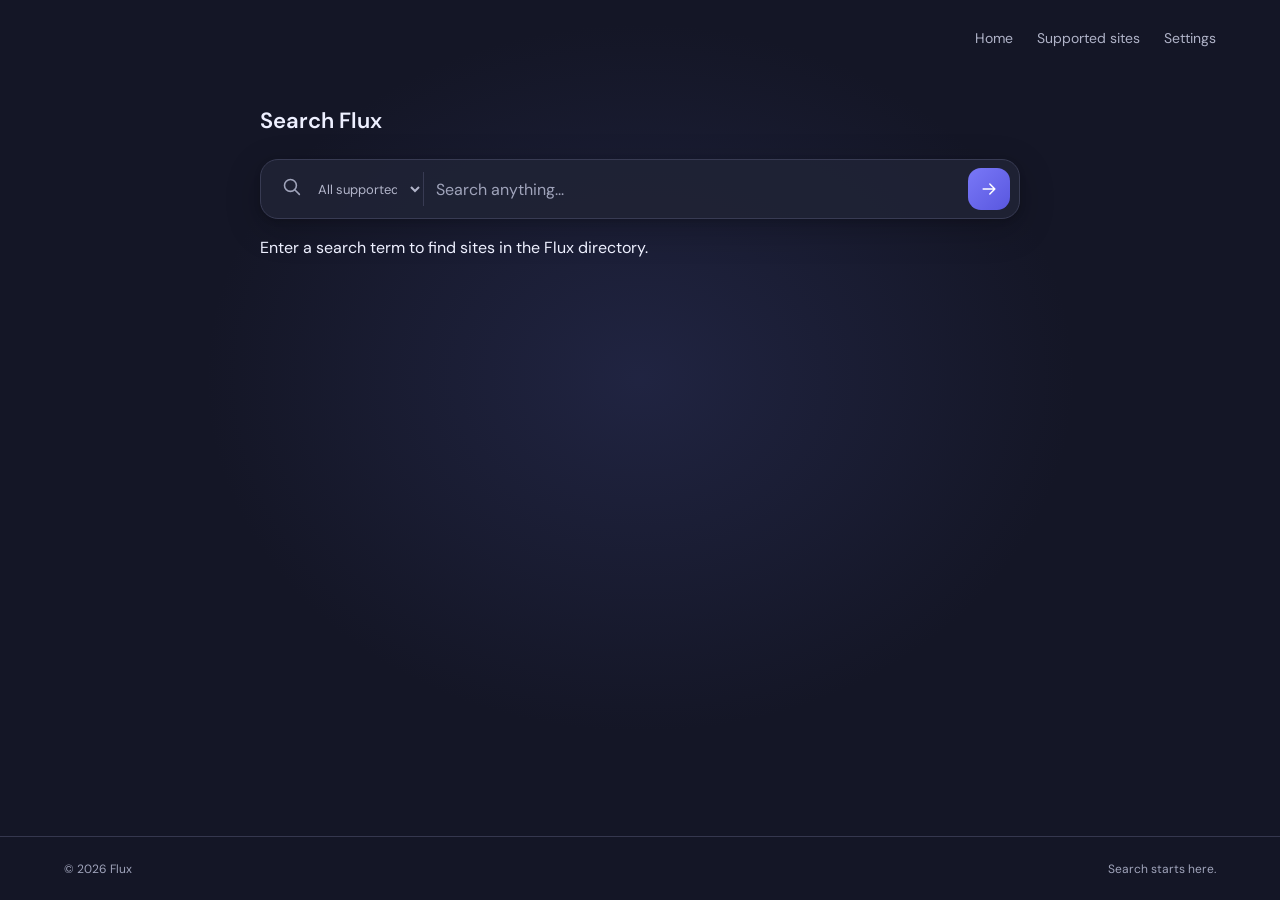
<file: search/index.html>
<!DOCTYPE html>
<html lang="en">
<head>
  <meta charset="UTF-8">
  <meta name="viewport" content="width=device-width, initial-scale=1.0">
  <meta name="theme-color" content="#141626">
  <meta name="description" content="Search the Flux directory.">
  <title>Flux — Search Results</title>
  <link rel="preconnect" href="https://fonts.googleapis.com">
  <link rel="preconnect" href="https://fonts.gstatic.com" crossorigin>
  <link href="https://fonts.googleapis.com/css2?family=DM+Sans:wght@400;500;600;700&display=swap" rel="stylesheet">
  <link rel="stylesheet" href="../styles.css">
  <script src="../preferences.js" defer></script>
  <script src="../script.js" defer></script>
</head>
<body data-theme="dark">
  <header class="topbar">
    <a class="about-link" href="../index.html">Home</a>
    <a class="about-link" href="../flux/sites/index.html">Supported sites</a>
    <a class="about-link" href="../flux/settings/index.html">Settings</a>
  </header>

  <main class="search-results-page">
    <h1 class="results-heading">Search Flux</h1>
    <form class="search-form results-page-form" role="search">
      <label class="visually-hidden" for="search-input">Search Flux sites</label>
      <span class="search-icon" aria-hidden="true">
        <svg viewBox="0 0 24 24" focusable="false"><circle cx="10.8" cy="10.8" r="6.8"></circle><path d="m16 16 5 5"></path></svg>
      </span>
      <select class="search-site" id="search-site" aria-label="Choose a supported website">
        <option value="">All supported websites</option>
      </select>
      <input id="search-input" name="q" type="search" placeholder="Search anything..." autocomplete="off" required>
      <button class="search-button" type="submit" aria-label="Search">
        <svg viewBox="0 0 24 24" aria-hidden="true"><path d="M5 12h14M13 6l6 6-6 6"></path></svg>
      </button>
    </form>
    <section class="results" id="search-results" aria-live="polite" aria-label="Search results" hidden></section>
  </main>

  <footer>
    <span>© <span id="year"></span> Flux</span>
    <span class="footer-note">Search starts here.</span>
  </footer>
</body>
</html>
</file>
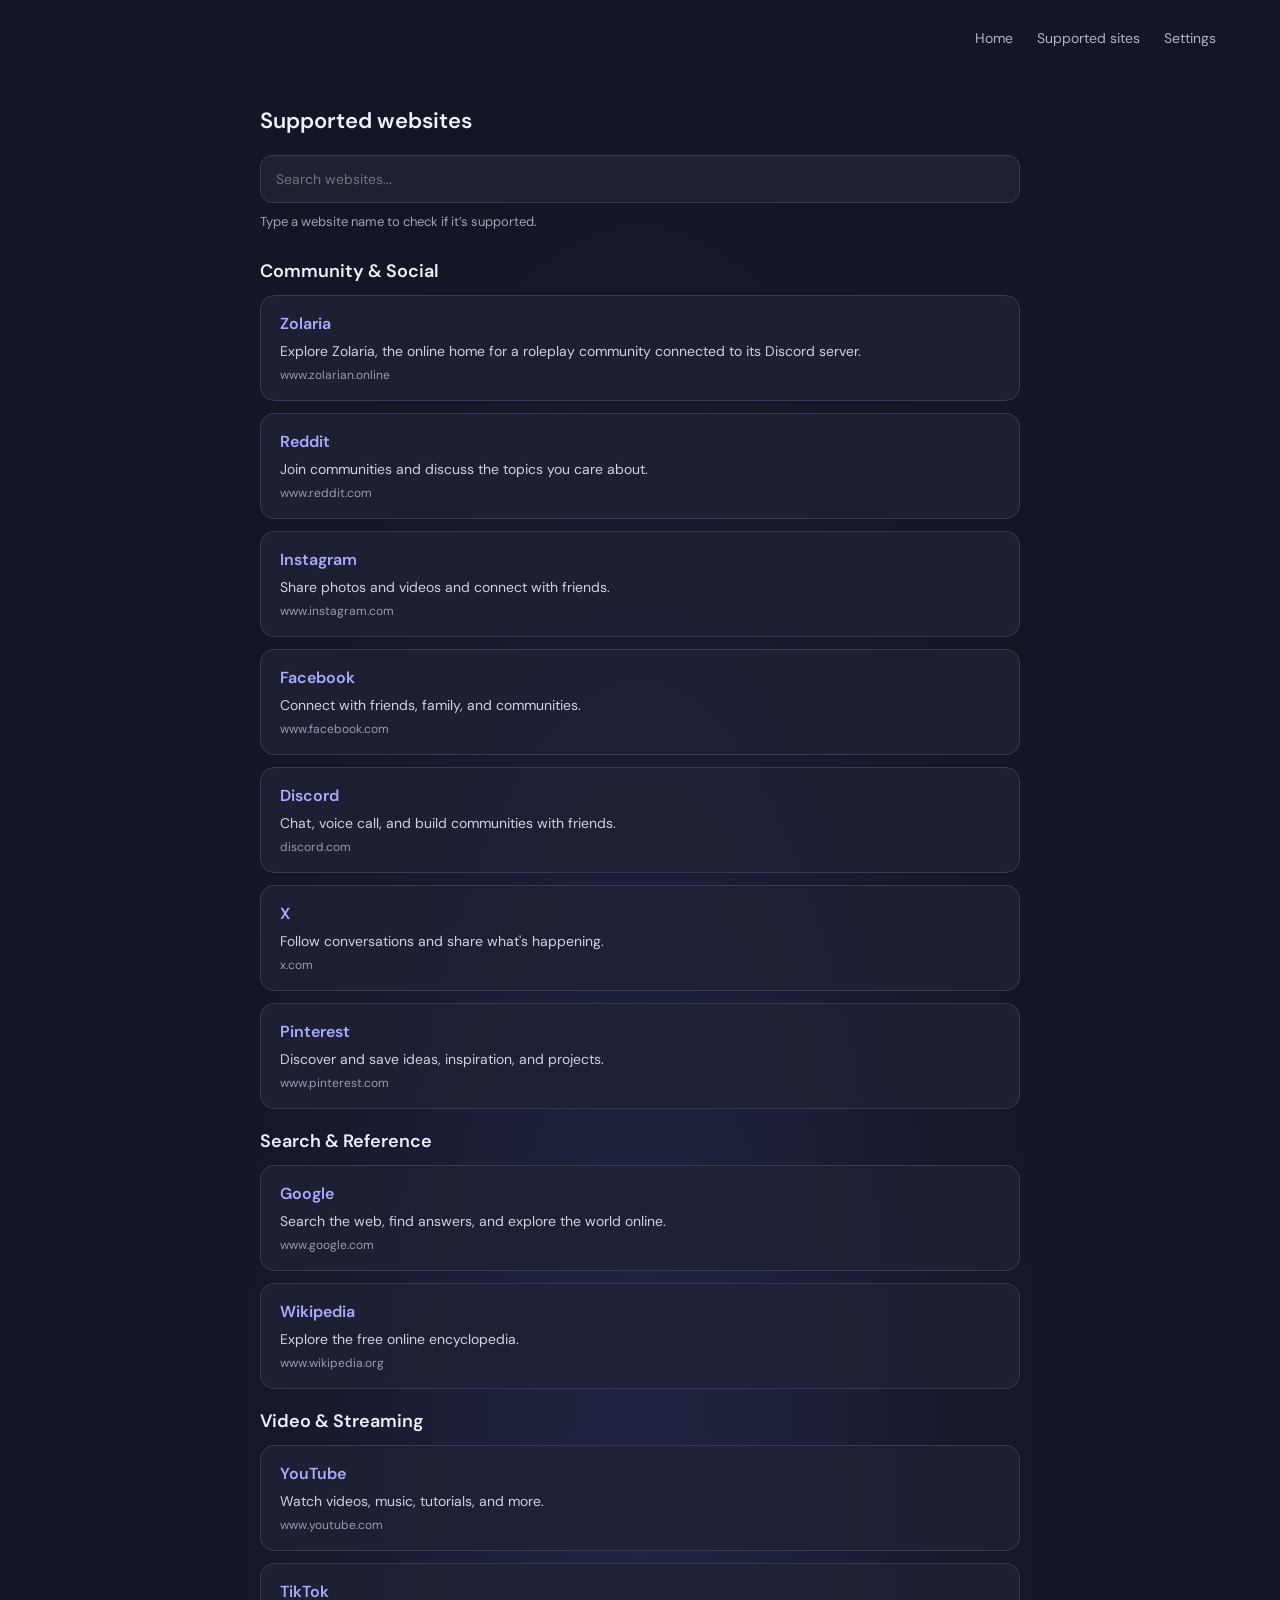
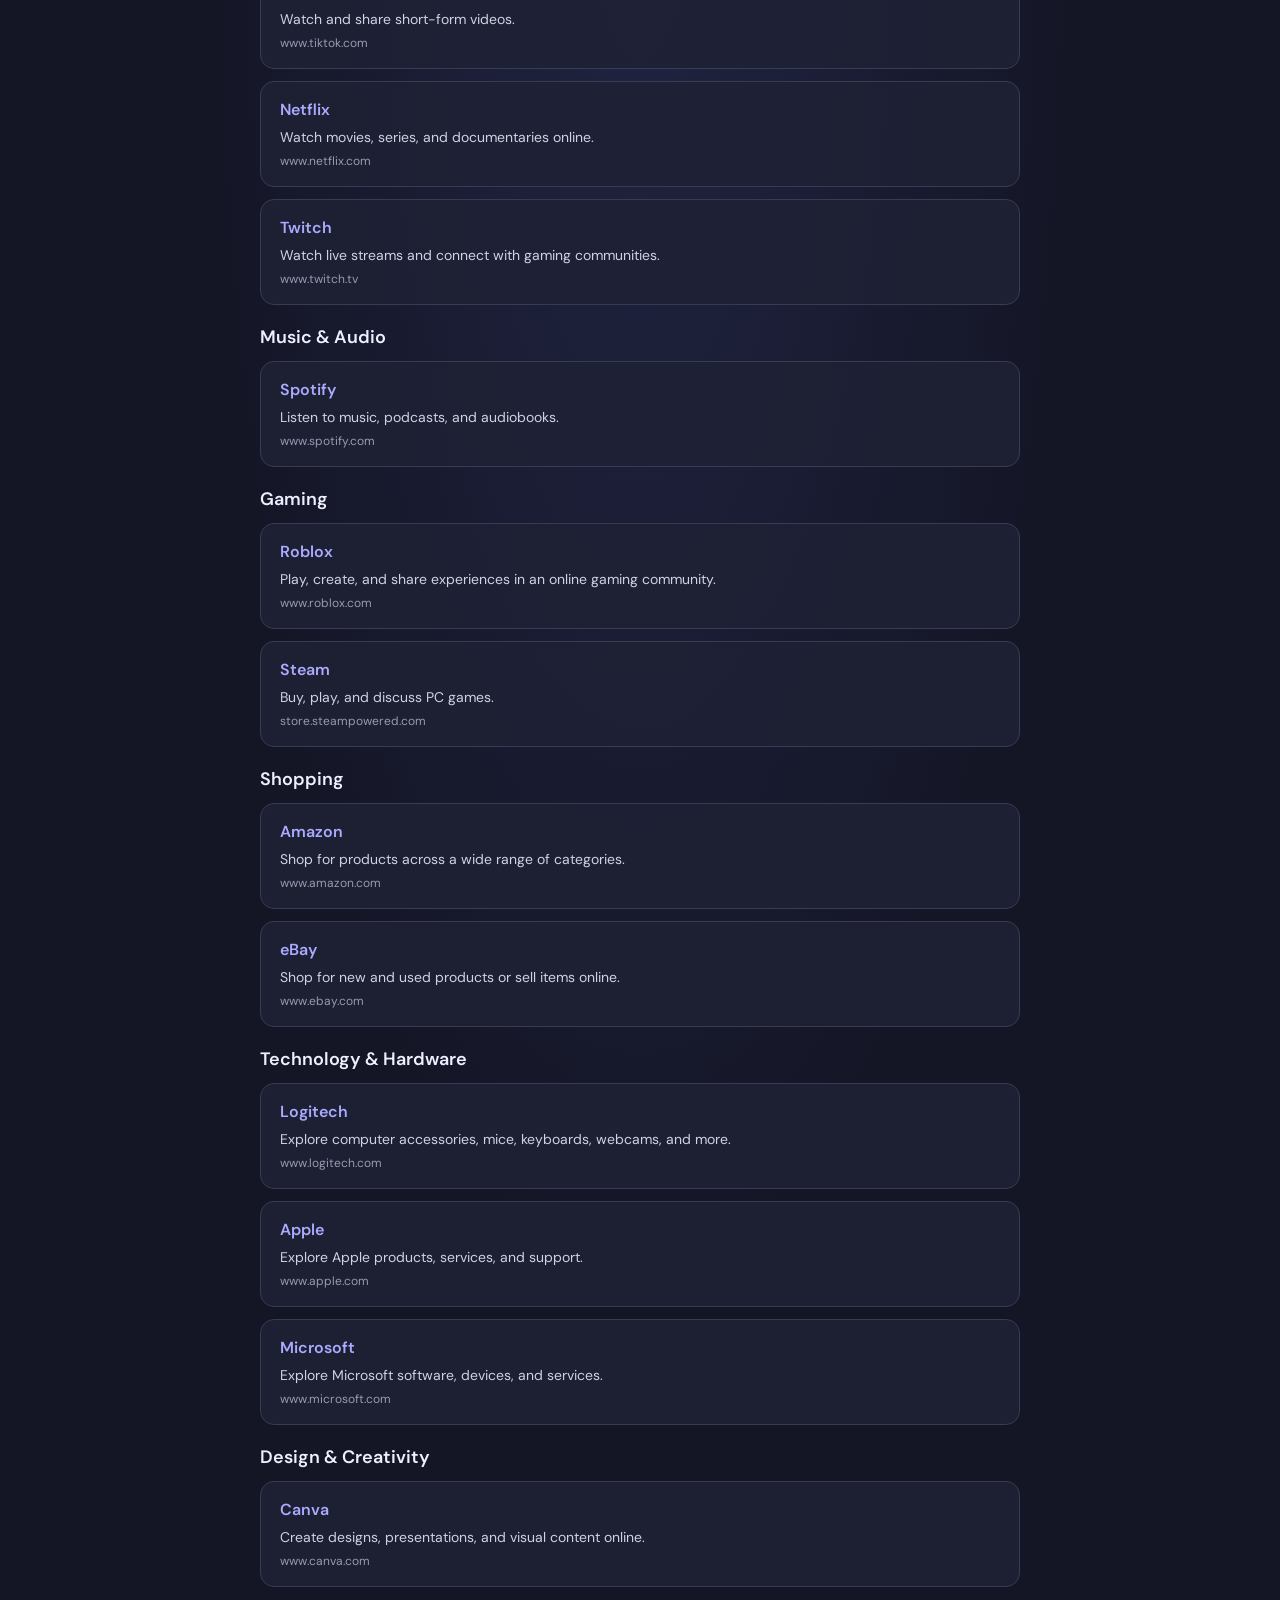
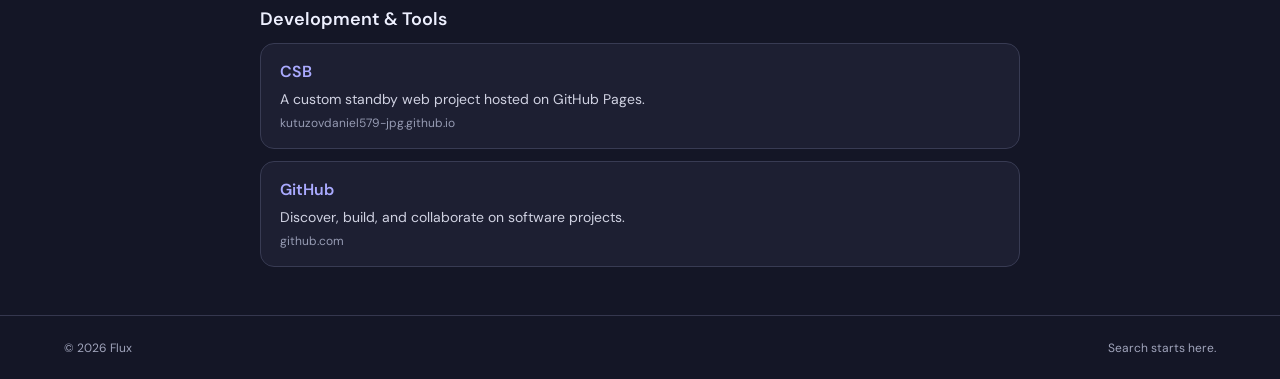
<file: sites/index.html>
<!DOCTYPE html>
<html lang="en">
<head>
  <meta charset="UTF-8">
  <meta name="viewport" content="width=device-width, initial-scale=1.0">
  <meta name="theme-color" content="#141626">
  <meta name="description" content="Browse websites supported by the Flux directory.">
  <title>Flux — Supported Sites</title>
  <link rel="icon" type="image/png" href="https://raw.githubusercontent.com/kutuzovdaniel579-jpg/Flux-Reborn/main/logo.png">
  <link rel="preconnect" href="https://fonts.googleapis.com">
  <link rel="preconnect" href="https://fonts.gstatic.com" crossorigin>
  <link href="https://fonts.googleapis.com/css2?family=DM+Sans:wght@400;500;600;700&display=swap" rel="stylesheet">
  <link rel="stylesheet" href="../styles.css">
  <script src="../preferences.js" defer></script>
  <script src="../sites.js" defer></script>
</head>
<body data-theme="dark">
  <header class="topbar">
    <a class="about-link" href="../index.html">Home</a>
    <a class="about-link" href="index.html" aria-current="page">Supported sites</a>
    <a class="about-link" href="../settings/index.html">Settings</a>
  </header>

  <main class="search-results-page">
    <h1 class="results-heading">Supported websites</h1>
    <label class="visually-hidden" for="site-search">Check if a website is supported</label>
    <input class="site-search" id="site-search" type="search" placeholder="Search websites..." autocomplete="off">
    <p class="site-search-status" id="site-search-status" aria-live="polite">Type a website name to check if it’s supported.</p>
    <div class="results" id="supported-sites" aria-live="polite"></div>
  </main>

  <footer>
    <span>© <span id="year"></span> Flux</span>
    <span class="footer-note">Search starts here.</span>
  </footer>
</body>
</html>
</file>
<file: styles.css>
* {
  box-sizing: border-box;
}

:root {
  color-scheme: light;
  font-family: "DM Sans", -apple-system, BlinkMacSystemFont, "Segoe UI", sans-serif;
  color: #171a2b;
  background: #f6f8ff;
  font-synthesis: none;
  text-rendering: optimizeLegibility;
}

body {
  min-height: 100vh;
  min-height: 100svh;
  margin: 0;
  display: flex;
  flex-direction: column;
  overflow-x: hidden;
  background:
    radial-gradient(ellipse at 50% 42%, rgba(224, 231, 255, 0.72) 0, rgba(246, 248, 255, 0) 48%),
    #f6f8ff;
}

.topbar {
  height: 76px;
  padding: 0 clamp(22px, 5vw, 72px);
  display: flex;
  justify-content: flex-end;
  align-items: center;
  gap: 24px;
}

.theme-toggle {
  padding: 8px 12px;
  border: 1px solid #e1e4ef;
  border-radius: 999px;
  color: #666d81;
  background: rgba(255, 255, 255, 0.72);
  font: inherit;
  font-size: 13px;
  cursor: pointer;
  transition: color 160ms ease, border-color 160ms ease, background 160ms ease;
}

.theme-toggle:hover {
  color: #5a60e8;
  border-color: #b9bded;
}

.theme-toggle:focus-visible {
  outline: 3px solid rgba(89, 87, 223, 0.35);
  outline-offset: 3px;
}

.about-link {
  color: #666d81;
  font-size: 14px;
  text-decoration: none;
  transition: color 160ms ease;
}

.about-link:hover {
  color: #5a60e8;
}

.search-home {
  width: min(100% - 40px, 680px);
  margin: auto;
  padding: 28px 0 80px;
  display: flex;
  flex-direction: column;
  align-items: center;
  text-align: center;
  transform: translateY(-22px);
}

.flux-logo {
  display: block;
  width: min(220px, 58vw);
  height: auto;
  max-height: 160px;
  object-fit: contain;
}

.tagline {
  margin: 12px 0 34px;
  color: #777d91;
  font-size: 16px;
  letter-spacing: 0.02em;
}

.search-form {
  width: 100%;
  height: 60px;
  padding: 0 9px 0 20px;
  display: flex;
  align-items: center;
  gap: 12px;
  border: 1px solid #e4e7f1;
  border-radius: 18px;
  background: rgba(255, 255, 255, 0.9);
  box-shadow: 0 10px 35px rgba(54, 66, 135, 0.08), 0 2px 6px rgba(54, 66, 135, 0.04);
  transition: border-color 180ms ease, box-shadow 180ms ease, transform 180ms ease;
}

.search-form:focus-within {
  border-color: #aab0ff;
  box-shadow: 0 12px 38px rgba(81, 91, 213, 0.14), 0 0 0 4px rgba(107, 116, 245, 0.08);
  transform: translateY(-1px);
}

.search-icon,
.search-button {
  flex: 0 0 auto;
}

.search-icon svg {
  width: 21px;
  height: 21px;
  fill: none;
  stroke: #9399aa;
  stroke-width: 1.8;
  stroke-linecap: round;
}

.search-site {
  flex: 0 1 150px;
  min-width: 0;
  max-width: 150px;
  height: 34px;
  padding: 0 10px 0 0;
  border: 0;
  border-right: 1px solid #e4e7f1;
  outline: 0;
  color: #666d81;
  background: transparent;
  font: inherit;
  font-size: 13px;
  cursor: pointer;
}

.search-form input {
  width: 100%;
  min-width: 0;
  height: 100%;
  padding: 0;
  border: 0;
  outline: 0;
  color: #25283a;
  background: transparent;
  font: inherit;
  font-size: 16px;
}

.search-form input::placeholder {
  color: #a0a5b4;
}

.search-form input::-webkit-search-cancel-button {
  cursor: pointer;
}

.search-button {
  width: 42px;
  height: 42px;
  display: grid;
  place-items: center;
  border: 0;
  border-radius: 13px;
  color: #fff;
  background: linear-gradient(135deg, #7978f7, #5957df);
  cursor: pointer;
  transition: box-shadow 160ms ease, transform 160ms ease;
}

.search-button:hover {
  box-shadow: 0 5px 13px rgba(89, 87, 223, 0.3);
  transform: translateY(-1px);
}

.search-button:focus-visible,
.about-link:focus-visible {
  outline: 3px solid rgba(89, 87, 223, 0.35);
  outline-offset: 3px;
}

.search-button svg {
  width: 20px;
  height: 20px;
  fill: none;
  stroke: currentColor;
  stroke-width: 1.8;
  stroke-linecap: round;
  stroke-linejoin: round;
}

.hint {
  margin: 19px 0 0;
  color: #969bad;
  font-size: 13px;
}

footer {
  min-height: 64px;
  padding: 18px clamp(22px, 5vw, 72px);
  display: flex;
  justify-content: space-between;
  align-items: center;
  gap: 16px;
  border-top: 1px solid rgba(220, 224, 239, 0.72);
  color: #858b9e;
  font-size: 12px;
}

.visually-hidden {
  position: absolute;
  width: 1px;
  height: 1px;
  padding: 0;
  margin: -1px;
  overflow: hidden;
  clip: rect(0, 0, 0, 0);
  white-space: nowrap;
  border: 0;
}

body[data-theme="dark"] {
  color-scheme: dark;
  color: #eef0ff;
  background:
    radial-gradient(ellipse at 50% 42%, rgba(47, 53, 99, 0.45) 0, rgba(20, 22, 38, 0) 48%),
    #141626;
}

body[data-theme="dark"] .theme-toggle {
  color: #c7c9df;
  border-color: #3a3d55;
  background: rgba(35, 38, 59, 0.8);
}

body[data-theme="dark"] .theme-toggle:hover,
body[data-theme="dark"] .about-link:hover {
  color: #aaaaff;
}

body[data-theme="dark"] .about-link {
  color: #b0b3c8;
}

body[data-theme="dark"] .tagline {
  color: #b2b5ca;
}

body[data-theme="dark"] .search-form {
  border-color: #383b53;
  background: rgba(31, 34, 53, 0.94);
  box-shadow: 0 10px 35px rgba(0, 0, 0, 0.22), 0 2px 6px rgba(0, 0, 0, 0.14);
}

body[data-theme="dark"] .search-form:focus-within {
  border-color: #7778dd;
  box-shadow: 0 12px 38px rgba(0, 0, 0, 0.3), 0 0 0 4px rgba(107, 116, 245, 0.14);
}

body[data-theme="dark"] .search-site {
  border-right-color: #383b53;
  color: #b2b5ca;
}

body[data-theme="dark"] .search-form input {
  color: #f0f1ff;
}

body[data-theme="dark"] .search-form input::placeholder,
body[data-theme="dark"] .search-icon svg {
  color: #a0a4bb;
  stroke: #a0a4bb;
}

body[data-theme="dark"] .hint {
  color: #a0a4bb;
}

body[data-theme="dark"] footer {
  border-top-color: rgba(66, 69, 94, 0.72);
  color: #a0a4bb;
}

.search-results-page {
  width: min(100% - 40px, 760px);
  margin: 0 auto;
  padding: 12px 0 48px;
  flex: 1;
}

.results-heading {
  margin: 18px 0 0;
  color: #eef0ff;
  font-size: 22px;
  font-weight: 600;
}

.results-page-form {
  margin-top: 24px;
}

.search-results-page .results {
  margin-top: 18px;
}

.site-category {
  min-width: 0;
}

.site-category-title {
  margin: 8px 0 12px;
  color: #eef0ff;
  font-size: 18px;
  font-weight: 600;
}

.site-category-sites {
  display: grid;
  gap: 12px;
}

.site-search {
  width: 100%;
  height: 48px;
  margin-top: 20px;
  padding: 0 15px;
  border: 1px solid #383b53;
  border-radius: 12px;
  color: #f0f1ff;
  background: rgba(31, 34, 53, 0.94);
  font: inherit;
  font-size: 14px;
}

.site-search:focus-visible {
  outline: 3px solid rgba(107, 116, 245, 0.35);
  outline-offset: 2px;
}

.site-search-status {
  width: 100%;
  min-height: 20px;
  margin: 10px 0 0;
  color: #a0a4bb;
  font-size: 13px;
  text-align: left;
}

.results {
  width: 100%;
  margin-top: 22px;
  display: grid;
  gap: 12px;
  text-align: left;
}

.results[hidden] {
  display: none;
}

.result-card {
  padding: 17px 19px;
  border: 1px solid #383b53;
  border-radius: 14px;
  background: rgba(31, 34, 53, 0.82);
}

.result-title {
  color: #aaaaff;
  font-size: 16px;
  font-weight: 600;
  text-decoration: none;
}

.result-title:hover {
  text-decoration: underline;
}

.result-description {
  margin: 7px 0 5px;
  color: #d0d2e2;
  font-size: 14px;
  line-height: 1.5;
}

.result-url {
  margin: 0;
  color: #969bb3;
  font-size: 12px;
}

.settings-page {
  width: min(100% - 40px, 680px);
  margin: 0 auto;
  padding: 12px 0 48px;
  flex: 1;
}

.settings-page > .flux-logo {
  margin: 0 auto;
}

.settings-page > .results-heading,
.settings-intro {
  text-align: center;
}

.settings-intro {
  margin: 10px 0 28px;
}

.settings-card {
  margin-top: 14px;
  padding: 22px;
  border: 1px solid #383b53;
  border-radius: 16px;
  background: rgba(31, 34, 53, 0.82);
}

.settings-card h2 {
  margin: 0 0 16px;
  color: #eef0ff;
  font-size: 17px;
}

.settings-card > label,
.gradient-fields label,
.custom-background-options > label {
  display: block;
  margin: 13px 0 8px;
  color: #d0d2e2;
  font-size: 14px;
}

.settings-control {
  width: 100%;
  min-height: 44px;
  padding: 0 12px;
  border: 1px solid #454962;
  border-radius: 10px;
  color: #f0f1ff;
  background: #202239;
  font: inherit;
  font-size: 14px;
}

.settings-control:focus-visible,
.color-control:focus-visible,
.secondary-button:focus-visible {
  outline: 3px solid rgba(107, 116, 245, 0.4);
  outline-offset: 2px;
}

.settings-help {
  margin: 9px 0 0;
  color: #a0a4bb;
  font-size: 12px;
  line-height: 1.55;
}

.custom-background-options {
  margin-top: 20px;
}

.custom-background-options[hidden] {
  display: none;
}

.gradient-fields {
  margin: 0 0 18px;
  padding: 14px;
  display: grid;
  grid-template-columns: 1fr 52px;
  align-items: center;
  gap: 12px;
  border: 1px solid #454962;
  border-radius: 12px;
}

.gradient-fields legend {
  padding: 0 6px;
  color: #d0d2e2;
  font-size: 13px;
}

.gradient-fields label {
  margin: 0;
}

.color-control {
  width: 48px;
  height: 36px;
  padding: 3px;
  border: 1px solid #454962;
  border-radius: 8px;
  background: #202239;
  cursor: pointer;
}

.setting-check {
  display: flex;
  align-items: center;
  gap: 11px;
  color: #d0d2e2;
  font-size: 14px;
  cursor: pointer;
}

.setting-check input {
  width: 17px;
  height: 17px;
  accent-color: #7778f7;
}

.settings-actions {
  margin-top: 20px;
  display: flex;
  align-items: center;
  gap: 16px;
}

.secondary-button {
  padding: 10px 15px;
  border: 1px solid #454962;
  border-radius: 10px;
  color: #d0d2e2;
  background: rgba(31, 34, 53, 0.82);
  font: inherit;
  font-size: 13px;
  cursor: pointer;
}

.secondary-button:hover {
  border-color: #7778dd;
}

.settings-status {
  margin: 0;
  color: #a0a4bb;
  font-size: 13px;
}

body[data-theme="light"] .results-heading,
body[data-theme="light"] .site-category-title {
  color: #171a2b;
}

body[data-theme="light"] .result-card,
body[data-theme="light"] .settings-card {
  border-color: #e1e4ef;
  background: rgba(255, 255, 255, 0.82);
}

body[data-theme="light"] .result-description,
body[data-theme="light"] .settings-card > label,
body[data-theme="light"] .gradient-fields label,
body[data-theme="light"] .custom-background-options > label,
body[data-theme="light"] .setting-check {
  color: #3f4355;
}

body[data-theme="light"] .settings-card h2 {
  color: #171a2b;
}

body[data-theme="light"] .result-title {
  color: #514fd0;
}

body[data-theme="light"] .result-url,
body[data-theme="light"] .settings-help,
body[data-theme="light"] .settings-status {
  color: #73798c;
}

body[data-theme="light"] .settings-control {
  border-color: #d8dceb;
  color: #25283a;
  background: #fff;
}

body[data-theme="light"] .gradient-fields {
  border-color: #d8dceb;
}

body[data-theme="light"] .gradient-fields legend {
  color: #3f4355;
}

body[data-theme="light"] .secondary-button {
  border-color: #d8dceb;
  color: #3f4355;
  background: #fff;
}

body.reduce-motion *,
body.reduce-motion *::before,
body.reduce-motion *::after {
  scroll-behavior: auto !important;
  animation-duration: 0.01ms !important;
  animation-iteration-count: 1 !important;
  transition-duration: 0.01ms !important;
}

@media (max-width: 520px) {
  .topbar {
    height: 62px;
  }

  .search-home {
    transform: translateY(-10px);
  }

  .search-form {
    height: 56px;
    border-radius: 16px;
    padding-left: 16px;
  }

  .search-site {
    flex-basis: 112px;
    max-width: 112px;
    font-size: 12px;
  }

  .search-button {
    width: 40px;
    height: 40px;
  }
}
</file>
